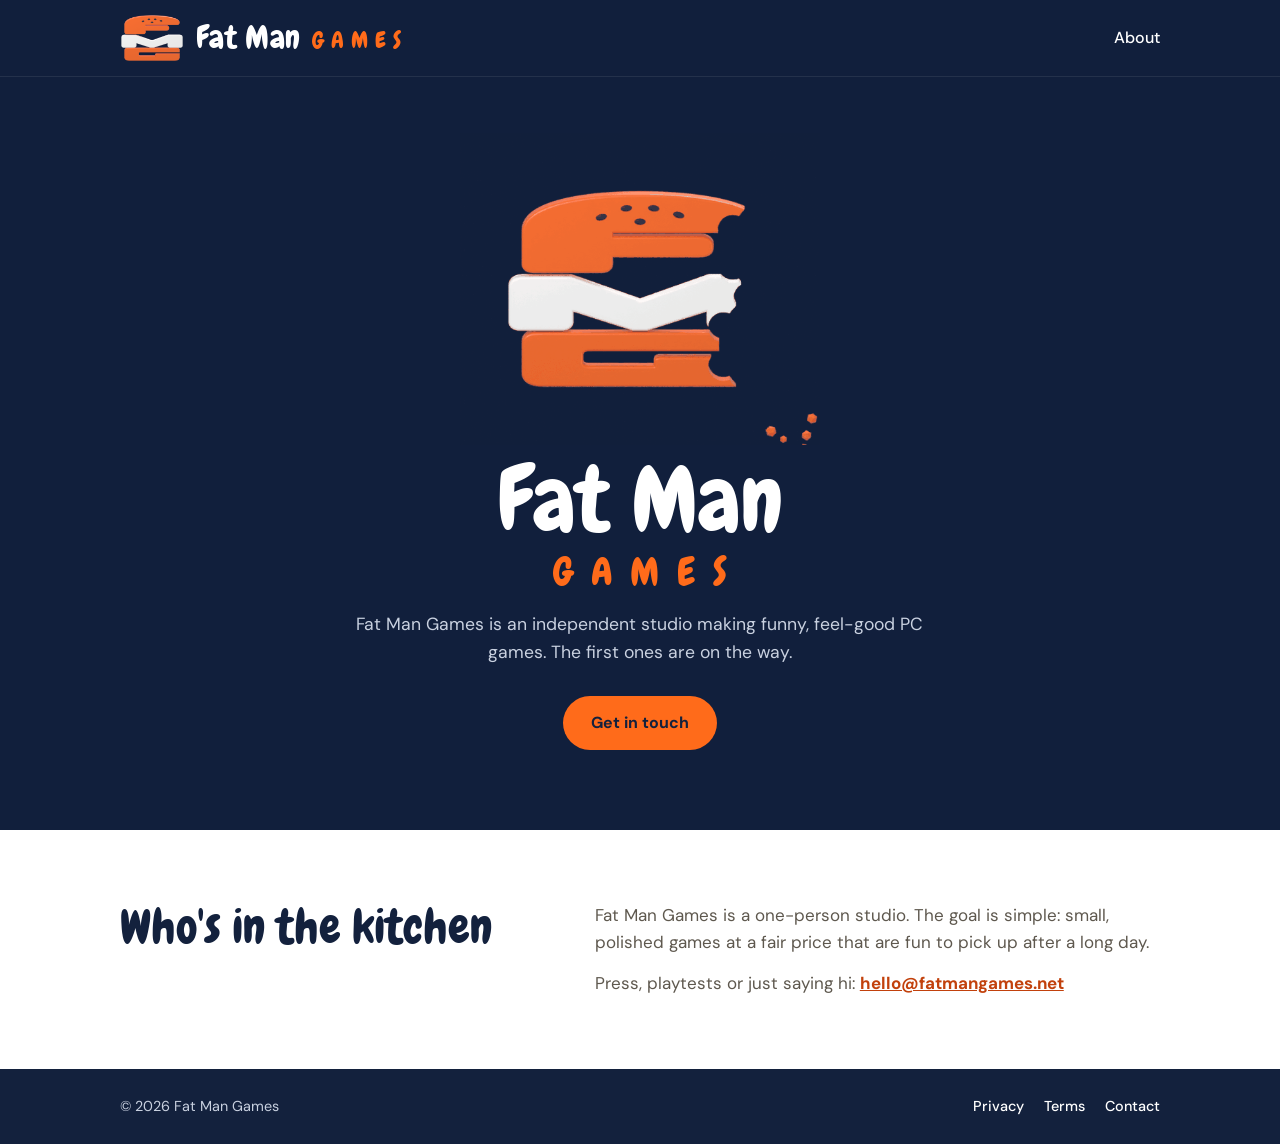
<file: index.html>
<!doctype html>
<html lang="en">
<head>
<meta charset="utf-8">
<meta name="viewport" content="width=device-width,initial-scale=1">
<title>Fat Man Games</title>
<meta name="description" content="Fat Man Games is an independent studio making funny, feel-good PC games.">
<link rel="icon" href="logos/fmg3d-browser-icon-300.png">
<meta property="og:title" content="Fat Man Games">
<meta property="og:description" content="An independent studio making funny, feel-good PC games.">
<meta property="og:image" content="https://fatmangames.net/logos/fmg3d-social-share-1200x630.png">
<meta name="robots" content="index, follow, noai, noimageai">
<link rel="stylesheet" href="site.css">
</head>
<body>
<div class="fmg">
  <header class="sq-head"><div class="fmg-in">
    <a class="sq-logo" href="/" aria-label="Fat Man Games home"><img src="logos/fmg3d-mark-small-white.png" alt="" width="240" height="180"><span class="sq-word">Fat Man <span>GAMES</span></span></a>
    <ul class="sq-nav"><li><a href="#fmg-about">About</a></li></ul>
  </div></header>

  <section class="fmg-hero">
    <div class="fmg-in">
      <img class="fmg-mark" src="logos/fmg3d-eaten.gif" alt="" width="520" height="450">
      <h1 class="fmg-word">Fat Man<span>GAMES</span></h1>
      <p>Fat Man Games is an independent studio making funny, feel-good PC games. The first ones are on the way.</p>
      <a class="fmg-btn" href="mailto:hello@fatmangames.net">Get in touch</a>
    </div>
  </section>

  <section class="fmg-about" id="fmg-about">
    <div class="fmg-in">
      <h2>Who's in the kitchen</h2>
      <div>
        <p>Fat Man Games is a one-person studio. The goal is simple: small, polished games at a fair price that are fun to pick up after a long day.</p>
        <p>Press, playtests or just saying hi: <a href="mailto:hello@fatmangames.net">hello@fatmangames.net</a></p>
      </div>
    </div>
  </section>

  <footer class="fmg-foot">
    <div class="fmg-in"><span>© 2026 Fat Man Games</span><nav><a href="privacy.html">Privacy</a><a href="terms.html">Terms</a><a href="mailto:hello@fatmangames.net">Contact</a></nav></div>
  </footer>
</div>
</body>
</html>
</file>
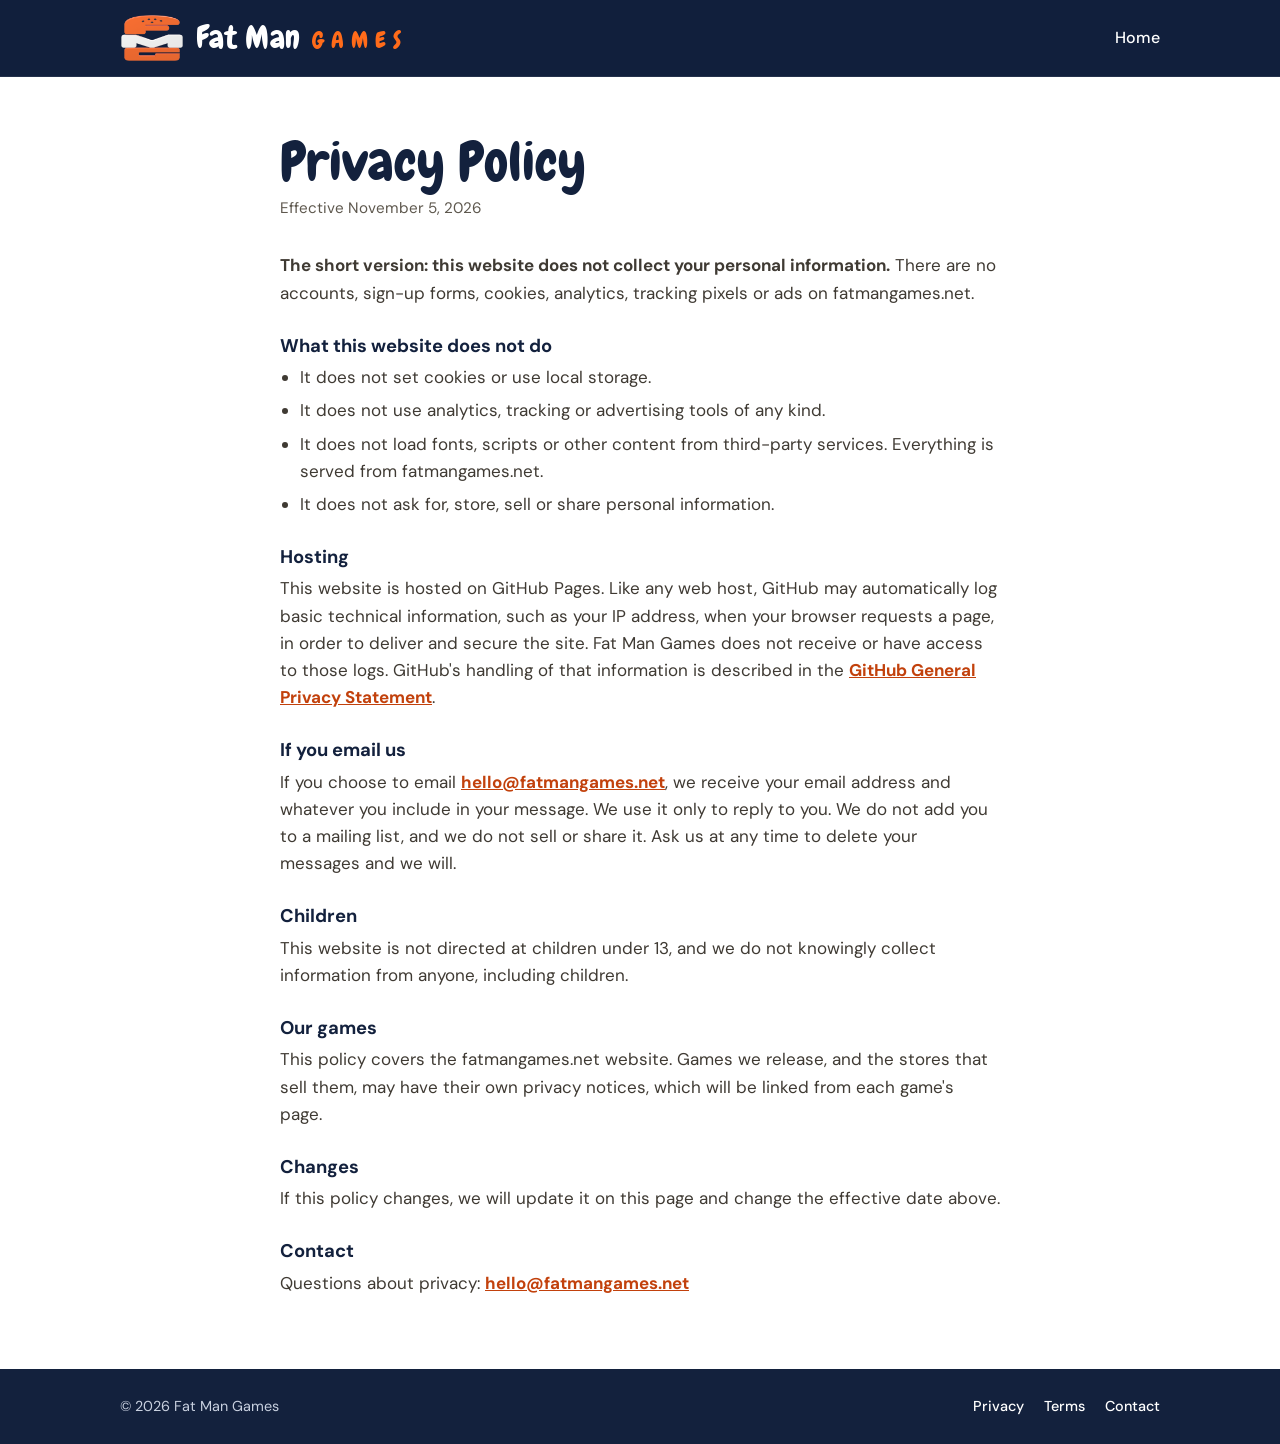
<file: privacy.html>
<!doctype html>
<html lang="en">
<head>
<meta charset="utf-8">
<meta name="viewport" content="width=device-width,initial-scale=1">
<title>Privacy Policy · Fat Man Games</title>
<meta name="description" content="Privacy policy for fatmangames.net. This website does not collect personal information.">
<link rel="icon" href="logos/fmg3d-browser-icon-300.png">
<meta name="robots" content="index, follow, noai, noimageai">
<link rel="stylesheet" href="site.css">
</head>
<body>
<div class="fmg">
  <header class="sq-head"><div class="fmg-in">
    <a class="sq-logo" href="/" aria-label="Fat Man Games home"><img src="logos/fmg3d-mark-small-white.png" alt="" width="240" height="180"><span class="sq-word">Fat Man <span>GAMES</span></span></a>
    <ul class="sq-nav"><li><a href="/">Home</a></li></ul>
  </div></header>

  <main class="fmg-doc">
    <div class="fmg-in">
      <h1>Privacy Policy</h1>
      <p class="fmg-date">Effective November 5, 2026</p>

      <p><strong>The short version: this website does not collect your personal information.</strong> There are no accounts, sign-up forms, cookies, analytics, tracking pixels or ads on fatmangames.net.</p>

      <h2>What this website does not do</h2>
      <ul>
        <li>It does not set cookies or use local storage.</li>
        <li>It does not use analytics, tracking or advertising tools of any kind.</li>
        <li>It does not load fonts, scripts or other content from third-party services. Everything is served from fatmangames.net.</li>
        <li>It does not ask for, store, sell or share personal information.</li>
      </ul>

      <h2>Hosting</h2>
      <p>This website is hosted on GitHub Pages. Like any web host, GitHub may automatically log basic technical information, such as your IP address, when your browser requests a page, in order to deliver and secure the site. Fat Man Games does not receive or have access to those logs. GitHub's handling of that information is described in the <a href="https://docs.github.com/site-policy/privacy-policies/github-general-privacy-statement">GitHub General Privacy Statement</a>.</p>

      <h2>If you email us</h2>
      <p>If you choose to email <a href="mailto:hello@fatmangames.net">hello@fatmangames.net</a>, we receive your email address and whatever you include in your message. We use it only to reply to you. We do not add you to a mailing list, and we do not sell or share it. Ask us at any time to delete your messages and we will.</p>

      <h2>Children</h2>
      <p>This website is not directed at children under 13, and we do not knowingly collect information from anyone, including children.</p>

      <h2>Our games</h2>
      <p>This policy covers the fatmangames.net website. Games we release, and the stores that sell them, may have their own privacy notices, which will be linked from each game's page.</p>

      <h2>Changes</h2>
      <p>If this policy changes, we will update it on this page and change the effective date above.</p>

      <h2>Contact</h2>
      <p>Questions about privacy: <a href="mailto:hello@fatmangames.net">hello@fatmangames.net</a></p>
    </div>
  </main>

  <footer class="fmg-foot">
    <div class="fmg-in"><span>© 2026 Fat Man Games</span><nav><a href="privacy.html">Privacy</a><a href="terms.html">Terms</a><a href="mailto:hello@fatmangames.net">Contact</a></nav></div>
  </footer>
</div>
</body>
</html>
</file>
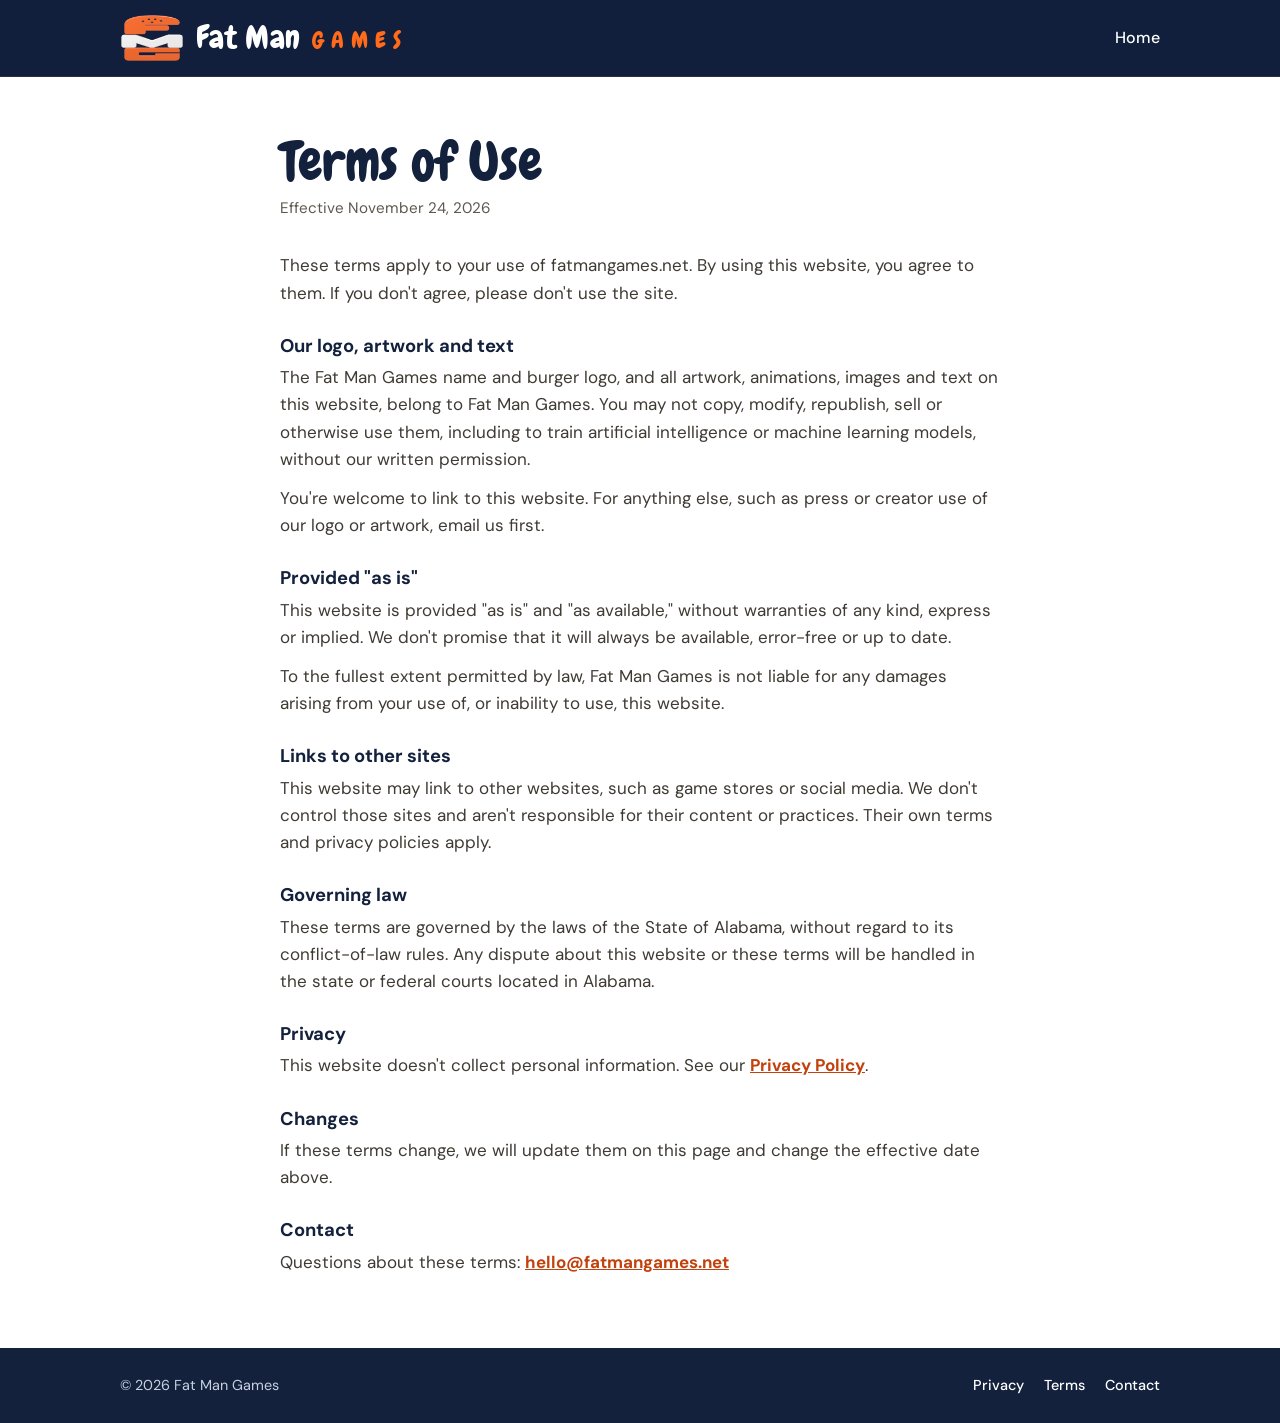
<file: terms.html>
<!doctype html>
<html lang="en">
<head>
<meta charset="utf-8">
<meta name="viewport" content="width=device-width,initial-scale=1">
<title>Terms of Use · Fat Man Games</title>
<meta name="description" content="Terms of use for fatmangames.net.">
<link rel="icon" href="logos/fmg3d-browser-icon-300.png">
<meta name="robots" content="index, follow, noai, noimageai">
<link rel="stylesheet" href="site.css">
</head>
<body>
<div class="fmg">
  <header class="sq-head"><div class="fmg-in">
    <a class="sq-logo" href="/" aria-label="Fat Man Games home"><img src="logos/fmg3d-mark-small-white.png" alt="" width="240" height="180"><span class="sq-word">Fat Man <span>GAMES</span></span></a>
    <ul class="sq-nav"><li><a href="/">Home</a></li></ul>
  </div></header>

  <main class="fmg-doc">
    <div class="fmg-in">
      <h1>Terms of Use</h1>
      <p class="fmg-date">Effective November 24, 2026</p>

      <p>These terms apply to your use of fatmangames.net. By using this website, you agree to them. If you don't agree, please don't use the site.</p>

      <h2>Our logo, artwork and text</h2>
      <p>The Fat Man Games name and burger logo, and all artwork, animations, images and text on this website, belong to Fat Man Games. You may not copy, modify, republish, sell or otherwise use them, including to train artificial intelligence or machine learning models, without our written permission.</p>
      <p>You're welcome to link to this website. For anything else, such as press or creator use of our logo or artwork, email us first.</p>

      <h2>Provided "as is"</h2>
      <p>This website is provided "as is" and "as available," without warranties of any kind, express or implied. We don't promise that it will always be available, error-free or up to date.</p>
      <p>To the fullest extent permitted by law, Fat Man Games is not liable for any damages arising from your use of, or inability to use, this website.</p>

      <h2>Links to other sites</h2>
      <p>This website may link to other websites, such as game stores or social media. We don't control those sites and aren't responsible for their content or practices. Their own terms and privacy policies apply.</p>

      <h2>Governing law</h2>
      <p>These terms are governed by the laws of the State of Alabama, without regard to its conflict-of-law rules. Any dispute about this website or these terms will be handled in the state or federal courts located in Alabama.</p>

      <h2>Privacy</h2>
      <p>This website doesn't collect personal information. See our <a href="privacy.html">Privacy Policy</a>.</p>

      <h2>Changes</h2>
      <p>If these terms change, we will update them on this page and change the effective date above.</p>

      <h2>Contact</h2>
      <p>Questions about these terms: <a href="mailto:hello@fatmangames.net">hello@fatmangames.net</a></p>
    </div>
  </main>

  <footer class="fmg-foot">
    <div class="fmg-in"><span>© 2026 Fat Man Games</span><nav><a href="privacy.html">Privacy</a><a href="terms.html">Terms</a><a href="mailto:hello@fatmangames.net">Contact</a></nav></div>
  </footer>
</div>
</body>
</html>
</file>
<file: site.css>
/* Fonts are served from this site; no third-party requests. */
@font-face{font-family:"Chewy";src:url(fonts/chewy-400.woff2) format("woff2");font-weight:400;font-display:swap}
@font-face{font-family:"DM Sans";src:url(fonts/dm-sans-400.woff2) format("woff2");font-weight:400;font-display:swap}
@font-face{font-family:"DM Sans";src:url(fonts/dm-sans-500.woff2) format("woff2");font-weight:500;font-display:swap}
@font-face{font-family:"DM Sans";src:url(fonts/dm-sans-700.woff2) format("woff2");font-weight:700;font-display:swap}

html,body{margin:0;background:#FFFFFF;color-scheme:light}

.fmg{--navy:#13213D;--orange:#FF6B1A;--orange-text:#C2410C;--cream:#F3F1EC;--white:#FFFFFF;--soft:#5E584E;--line:#E2DDD3;
  font-family:"DM Sans",system-ui,sans-serif;font-size:17px;line-height:1.6;color:var(--navy);background:var(--white);text-align:left;
  min-height:100vh;display:flex;flex-direction:column}
.fmg *{box-sizing:border-box}
.fmg h1,.fmg h2,.fmg h3{font-family:"Chewy",system-ui,sans-serif;font-weight:400;letter-spacing:0;line-height:1.05;margin:0;color:inherit;text-transform:none}
.fmg p{margin:0}
.fmg a{color:inherit}
.fmg-in{max-width:1080px;margin:0 auto;padding:0 20px}

/* header */
.sq-head{background:#111F3C;border-bottom:1px solid rgba(255,255,255,.08)}
.sq-head .fmg-in{display:flex;align-items:center;justify-content:space-between;gap:16px;padding-top:14px;padding-bottom:14px;flex-wrap:wrap}
.sq-logo{display:flex;align-items:center;gap:12px;text-decoration:none}
.sq-logo img{height:48px;width:auto;display:block}
.sq-word{font-family:"Chewy",system-ui,sans-serif;font-size:32px;line-height:1;color:#FFFFFF;white-space:nowrap;letter-spacing:.01em}
.sq-word span{color:var(--orange);font-size:.72em;letter-spacing:.3em;margin-left:.15em}
@media (max-width:420px){.sq-logo img{height:38px}.sq-word{font-size:25px}}
.sq-nav{display:flex;gap:22px;list-style:none;margin:0;padding:0;font-weight:500;font-size:16px}
.sq-nav a{color:#FFFFFF;text-decoration:none}
.sq-nav a:hover{color:var(--orange)}

/* hero */
.fmg-hero{background:#111F3C;color:var(--white);padding:56px 0 80px;text-align:center}
.fmg-hero .fmg-mark{width:min(360px,74vw);height:auto;display:block;margin:0 auto 8px}
.fmg-word{display:flex;flex-direction:column;align-items:center;font-size:clamp(3.2rem,9vw,5.6rem)}
.fmg-word span{font-size:.44em;letter-spacing:.45em;margin-right:-.45em;margin-top:.1em;color:var(--orange)}
.fmg-hero p{max-width:34em;margin:18px auto 30px;color:#C9D1E0;font-size:1.1rem}
.fmg-btn{display:inline-block;background:var(--orange);color:var(--navy)!important;font-weight:700;text-decoration:none;padding:14px 28px;border-radius:999px;font-size:1rem}
.fmg-btn:hover{background:#FF8640}
.fmg-btn:focus-visible{outline:3px solid var(--white);outline-offset:3px}

/* about */
.fmg-about{padding:72px 0}
.fmg-about .fmg-in{display:grid;grid-template-columns:minmax(0,1fr) minmax(0,1.3fr);gap:40px;align-items:start}
.fmg-about h2{font-size:clamp(2.2rem,5vw,3rem)}
.fmg-about p+p{margin-top:14px}
.fmg-about p{color:var(--soft)}
.fmg-about a{color:var(--orange-text);font-weight:700}

/* text pages (privacy) */
.fmg-doc{padding:56px 0 72px;flex:1}
.fmg-doc .fmg-in{max-width:760px}
.fmg-doc h1{font-size:clamp(2.4rem,6vw,3.4rem);margin-bottom:6px}
.fmg-doc .fmg-date{color:var(--soft);font-size:.95rem;margin-bottom:32px}
.fmg-doc h2{font-family:"DM Sans",system-ui,sans-serif;font-weight:700;font-size:1.15rem;margin:30px 0 8px}
.fmg-doc p,.fmg-doc li{color:#3F3A33}
.fmg-doc p+p{margin-top:12px}
.fmg-doc ul{margin:8px 0 0;padding-left:1.2em}
.fmg-doc li+li{margin-top:6px}
.fmg-doc a{color:var(--orange-text);font-weight:700}

/* footer */
.fmg-foot{background:var(--navy);color:#C9D1E0;padding:26px 0;font-size:.9rem;margin-top:auto}
.fmg-foot .fmg-in{display:flex;justify-content:space-between;gap:12px;flex-wrap:wrap}
.fmg-foot a{color:#FFFFFF;text-decoration:none;font-weight:500}
.fmg-foot a:hover{text-decoration:underline}
.fmg-foot nav{display:flex;gap:20px}

@media (max-width:860px){
  .fmg-about .fmg-in{grid-template-columns:1fr;gap:14px}
  .fmg-hero{padding:40px 0 60px}
  .fmg-about{padding:52px 0}
}
</file>
